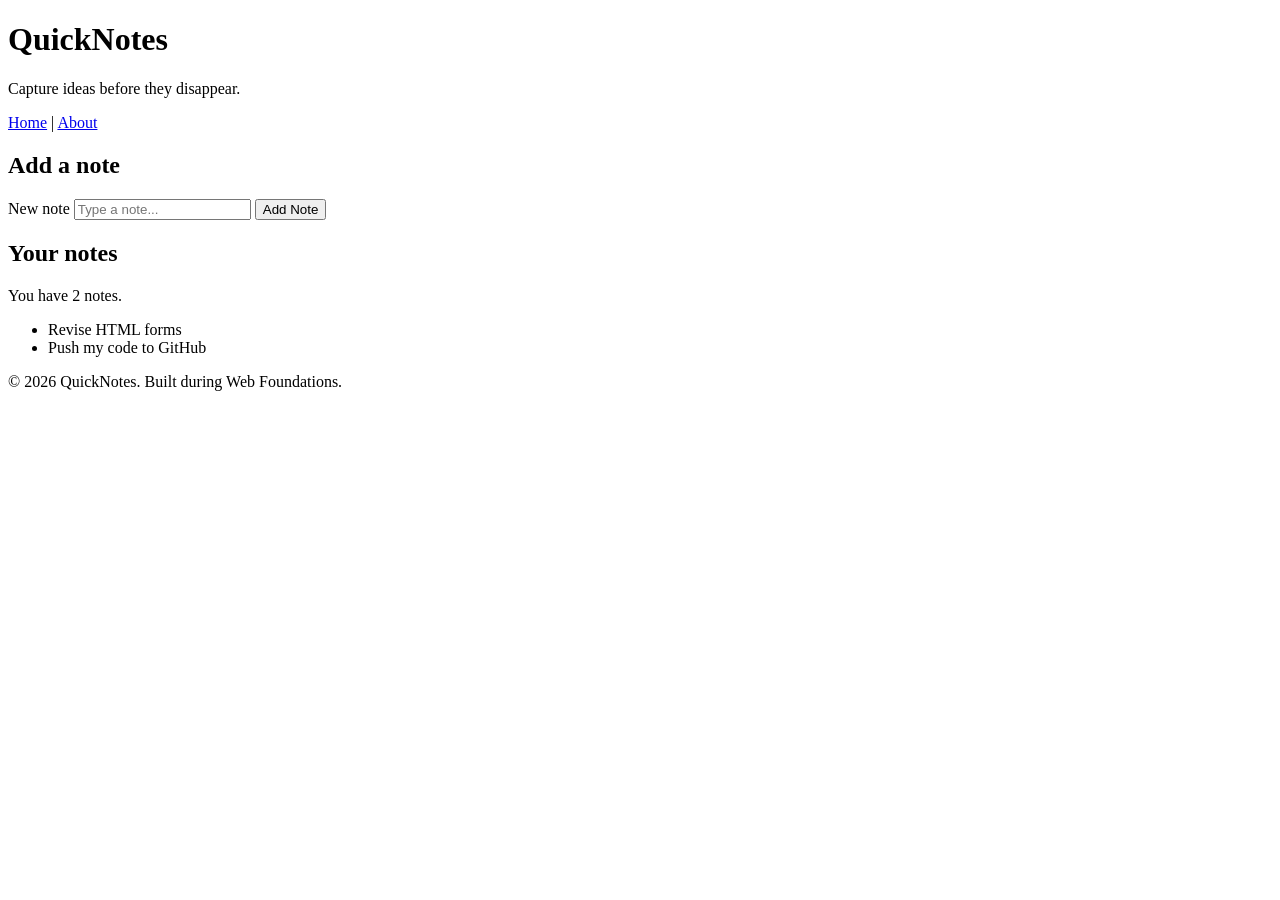
<file: day1/index.html>
<!DOCTYPE html>
<html lang="en">
  <head>
    <meta charset="UTF-8" />
    <meta name="viewport" content="width=device-width, initial-scale=1.0" />
    <title>QuickNotes</title>
  </head>
  <body>
    <header>
      <h1>QuickNotes</h1>
      <p>Capture ideas before they disappear.</p>
      <nav>
        <a href="index.html">Home</a> |
        <a href="about.html">About</a>
      </nav>
    </header>
 
    <main>
      <section>
        <h2>Add a note</h2>
        <form id="note-form">
          <label for="note-input">New note</label>
          <input type="text" id="note-input" placeholder="Type a note..." />
          <button type="submit">Add Note</button>
        </form>
      </section>
 
      <section>
        <h2>Your notes</h2>
        <p id="note-count">You have 2 notes.</p>
        <ul id="notes-list">
          <li>Revise HTML forms</li>
          <li>Push my code to GitHub</li>
        </ul>
      </section>
    </main>
 
    <footer>
      <p>&copy; 2026 QuickNotes. Built during Web Foundations.</p>
    </footer>
  </body>
</html>
</file>
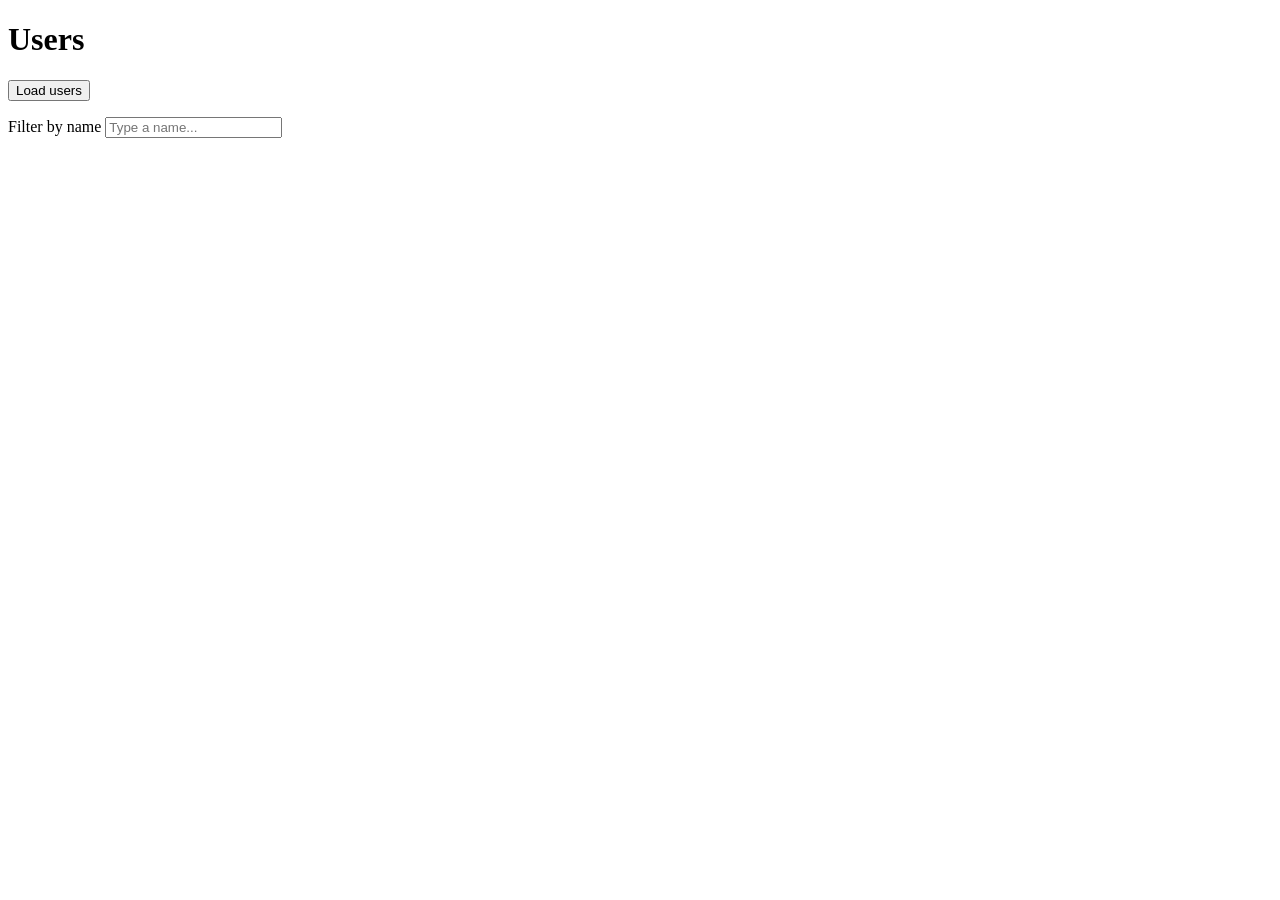
<file: day5/index.html>
<!DOCTYPE html>
<html lang="en">
<head>
  <meta charset="UTF-8">
  <meta name="viewport" content="width=device-width, initial-scale=1.0">
  <title>Users</title>
  <script src="users.js" defer></script>
</head>
<body>
  <h1>Users</h1>

  <button id="load-users" type="button">Load users</button>

  <p>
    <label for="filter-input">Filter by name</label>
    <input type="text" id="filter-input" placeholder="Type a name...">
  </p>

  <p id="status"></p>
  <ul id="users-list"></ul>
</body>
</html>
</file>
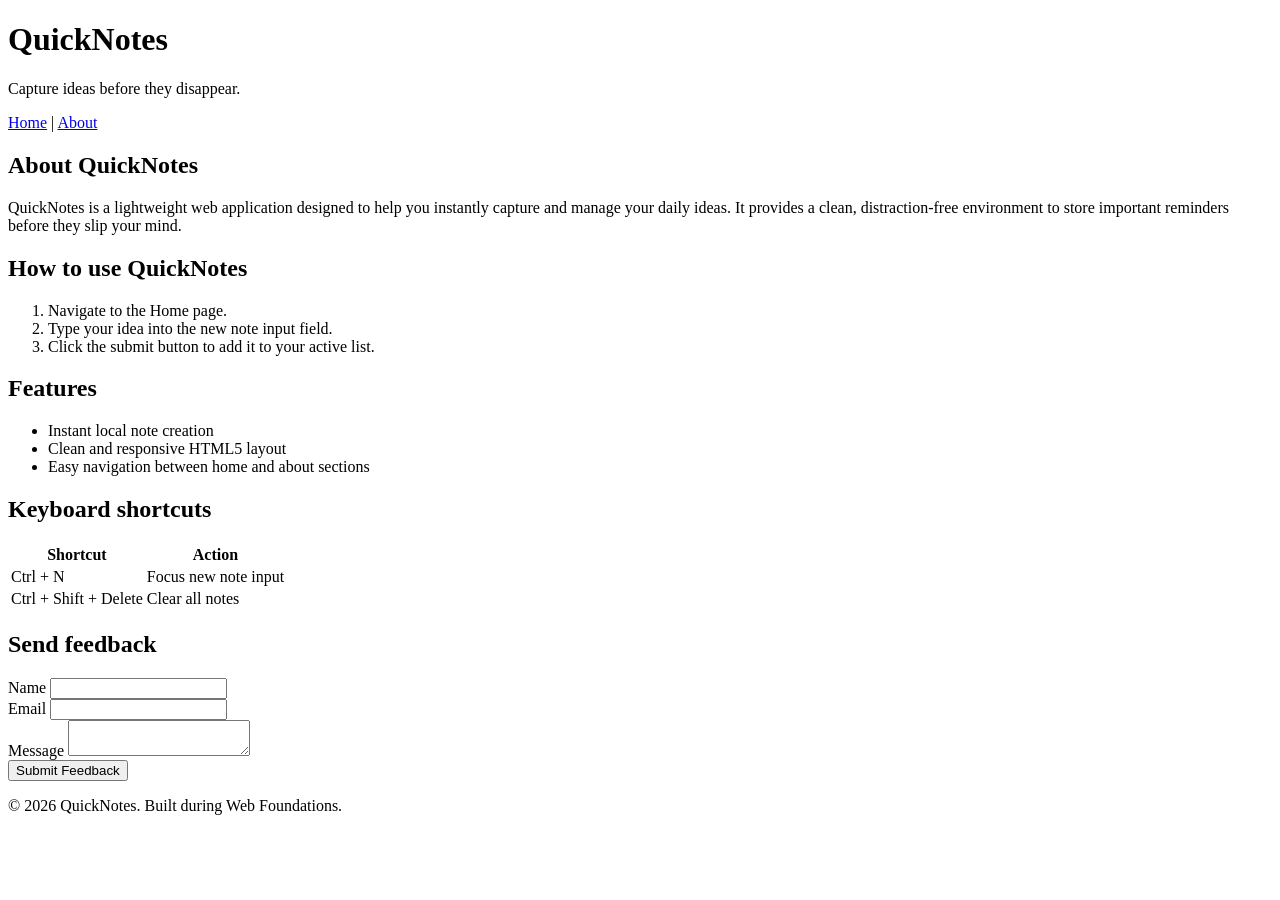
<file: day1/about.html>
<!DOCTYPE html>
<html lang="en">
  <head>
    <meta charset="UTF-8" />
    <meta name="viewport" content="width=device-width, initial-scale=1.0" />
    <title>About QuickNotes</title>
  </head>
  <body>
    <header>
      <h1>QuickNotes</h1>
      <p>Capture ideas before they disappear.</p>
      <nav>
        <a href="index.html">Home</a> |
        <a href="about.html">About</a>
      </nav>
    </header>
 
    <main>
      <section>
        <h2>About QuickNotes</h2>
        <p>QuickNotes is a lightweight web application designed to help you instantly capture and manage your daily ideas. It provides a clean, distraction-free environment to store important reminders before they slip your mind.</p>
      </section>

      <section>
        <h2>How to use QuickNotes</h2>
        <ol>
          <li>Navigate to the Home page.</li>
          <li>Type your idea into the new note input field.</li>
          <li>Click the submit button to add it to your active list.</li>
        </ol>
      </section>

      <section>
        <h2>Features</h2>
        <ul>
          <li>Instant local note creation</li>
          <li>Clean and responsive HTML5 layout</li>
          <li>Easy navigation between home and about sections</li>
        </ul>
      </section>

      <section>
        <h2>Keyboard shortcuts</h2>
        <table>
          <thead>
            <tr>
              <th>Shortcut</th>
              <th>Action</th>
            </tr>
          </thead>
          <tbody>
            <tr>
              <td>Ctrl + N</td>
              <td>Focus new note input</td>
            </tr>
            <tr>
              <td>Ctrl + Shift + Delete</td>
              <td>Clear all notes</td>
            </tr>
          </tbody>
        </table>
      </section>

      <section>
        <h2>Send feedback</h2>
        <form>
          <div>
            <label for="feedback-name">Name</label>
            <input type="text" id="feedback-name" required />
          </div>
          <div>
            <label for="feedback-email">Email</label>
            <input type="email" id="feedback-email" required />
          </div>
          <div>
            <label for="feedback-message">Message</label>
            <textarea id="feedback-message" required></textarea>
          </div>
          <button type="submit">Submit Feedback</button>
        </form>
      </section>
    </main>
 
    <footer>
      <p>&copy; 2026 QuickNotes. Built during Web Foundations.</p>
    </footer>
  </body>
</html>
</file>
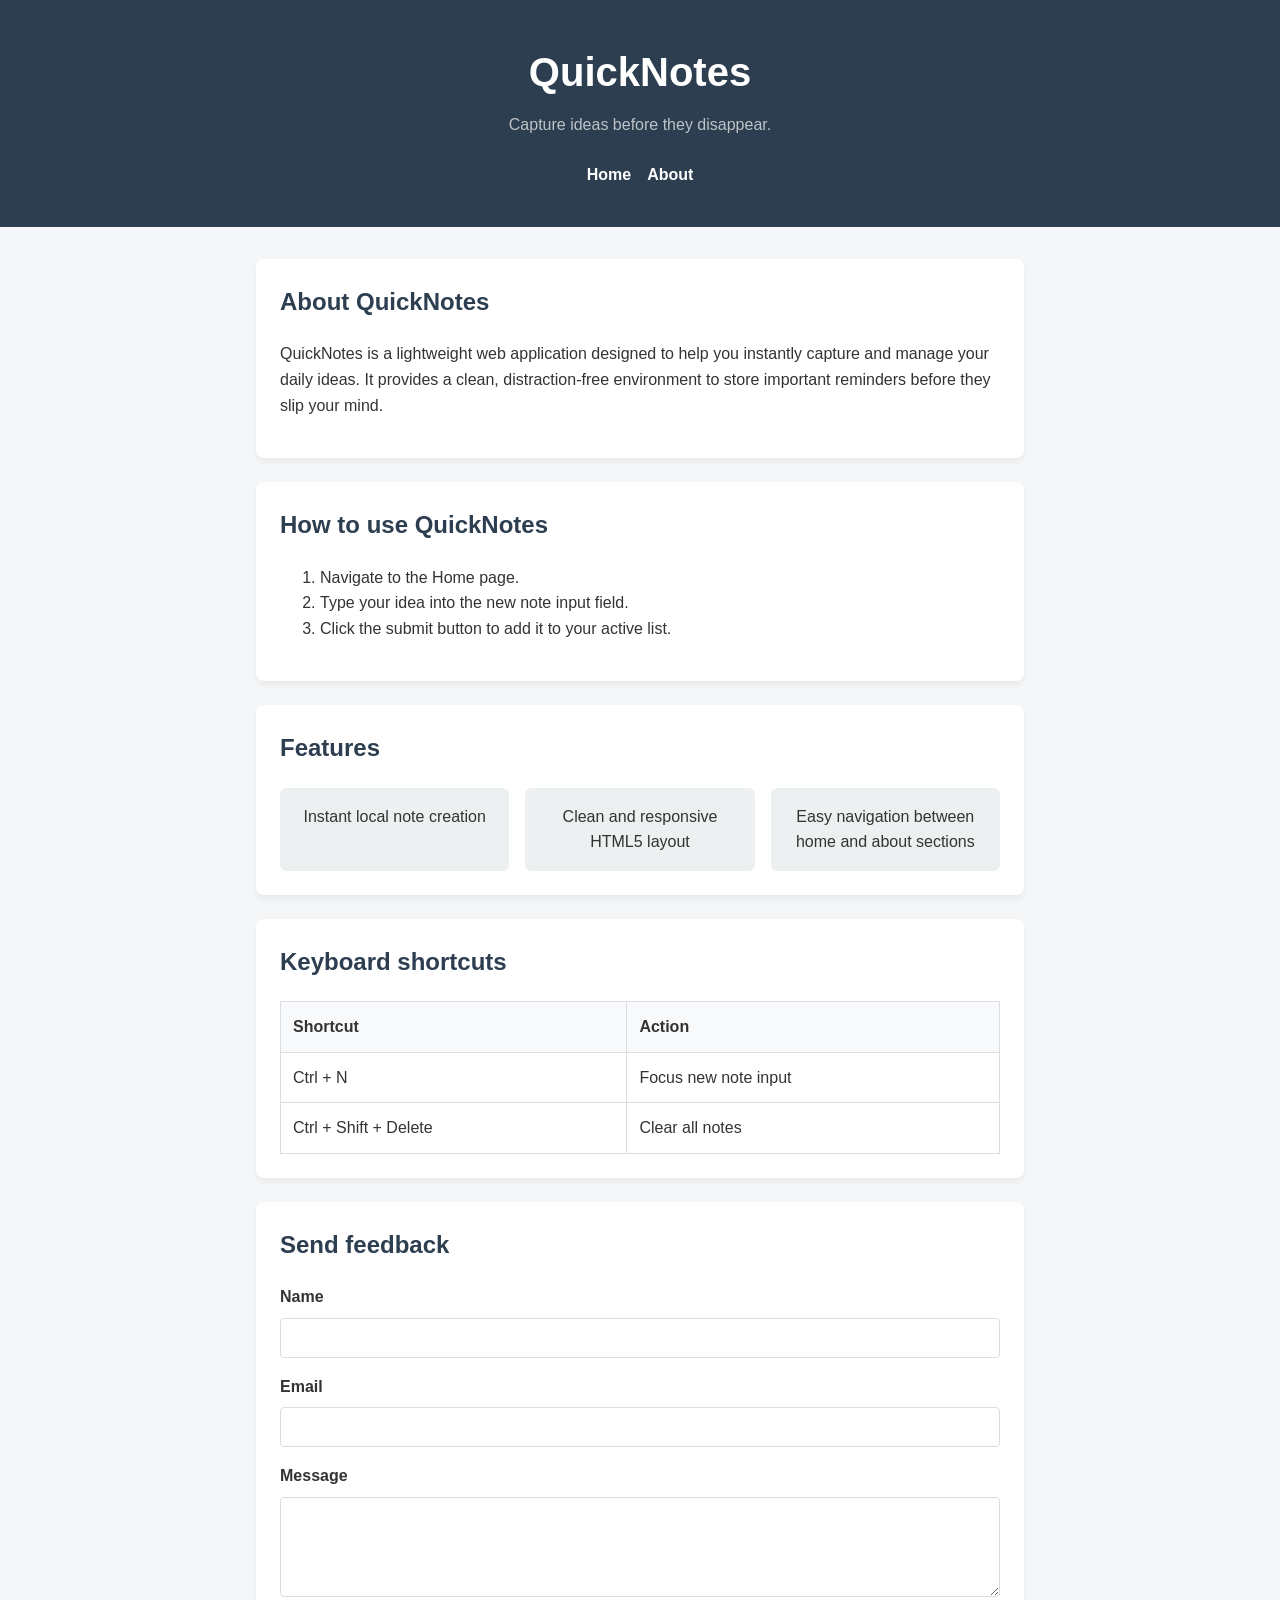
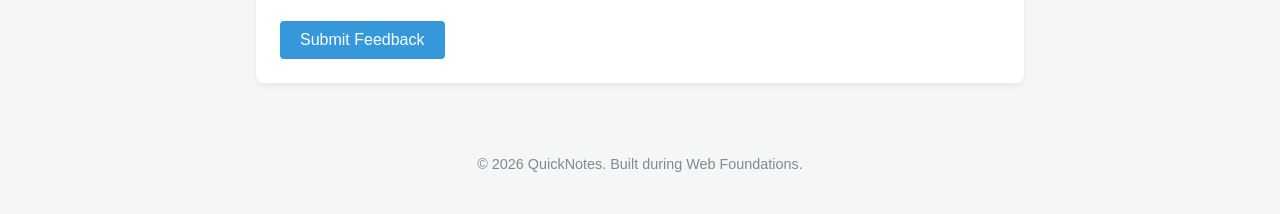
<file: day2/about.html.html>
<!DOCTYPE html>
<html lang="en">
  <head>
    <meta charset="UTF-8" />
    <meta name="viewport" content="width=device-width, initial-scale=1.0" />
    <title>About QuickNotes</title>
    <link rel="stylesheet" href="style.css" />
  </head>
  <body>
    <header>
      <h1>QuickNotes</h1>
      <p>Capture ideas before they disappear.</p>
      <nav>
        <a href="index.html">Home</a>
        <a href="about.html">About</a>
      </nav>
    </header>
 
    <main>
      <section>
        <h2>About QuickNotes</h2>
        <p>QuickNotes is a lightweight web application designed to help you instantly capture and manage your daily ideas. It provides a clean, distraction-free environment to store important reminders before they slip your mind.</p>
      </section>

      <section>
        <h2>How to use QuickNotes</h2>
        <ol>
          <li>Navigate to the Home page.</li>
          <li>Type your idea into the new note input field.</li>
          <li>Click the submit button to add it to your active list.</li>
        </ol>
      </section>

      <section>
        <h2>Features</h2>
        <ul class="features">
          <li>Instant local note creation</li>
          <li>Clean and responsive HTML5 layout</li>
          <li>Easy navigation between home and about sections</li>
        </ul>
      </section>

      <section>
        <h2>Keyboard shortcuts</h2>
        <table>
          <thead>
            <tr>
              <th>Shortcut</th>
              <th>Action</th>
            </tr>
          </thead>
          <tbody>
            <tr>
              <td>Ctrl + N</td>
              <td>Focus new note input</td>
            </tr>
            <tr>
              <td>Ctrl + Shift + Delete</td>
              <td>Clear all notes</td>
            </tr>
          </tbody>
        </table>
      </section>

      <section>
        <h2>Send feedback</h2>
        <form>
          <div>
            <label for="feedback-name">Name</label>
            <input type="text" id="feedback-name" required />
          </div>
          <div>
            <label for="feedback-email">Email</label>
            <input type="email" id="feedback-email" required />
          </div>
          <div>
            <label for="feedback-message">Message</label>
            <textarea id="feedback-message" required></textarea>
          </div>
          <button type="submit">Submit Feedback</button>
        </form>
      </section>
    </main>
 
    <footer>
      <p>&copy; 2026 QuickNotes. Built during Web Foundations.</p>
    </footer>
  </body>
</html>
</file>
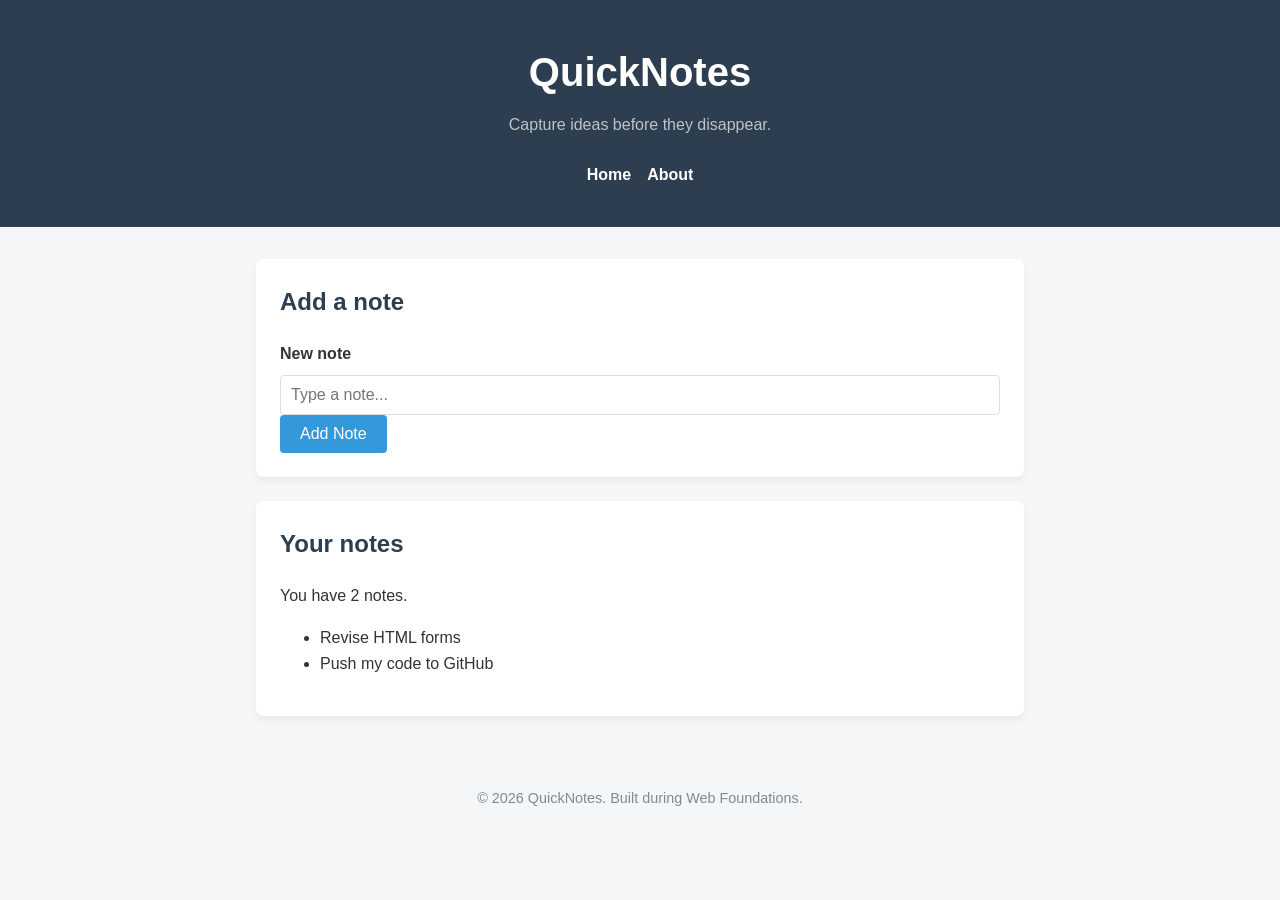
<file: day2/index.html.html>
<!DOCTYPE html>
<html lang="en">
  <head>
    <meta charset="UTF-8" />
    <meta name="viewport" content="width=device-width, initial-scale=1.0" />
    <title>QuickNotes</title>
    <link rel="stylesheet" href="style.css" />
  </head>
  <body>
    <header>
      <h1>QuickNotes</h1>
      <p>Capture ideas before they disappear.</p>
      <nav>
        <a href="index.html">Home</a>
        <a href="about.html">About</a>
      </nav>
    </header>
 
    <main>
      <section>
        <h2>Add a note</h2>
        <form id="note-form">
          <label for="note-input">New note</label>
          <input type="text" id="note-input" placeholder="Type a note..." />
          <button type="submit">Add Note</button>
        </form>
      </section>
 
      <section>
        <h2>Your notes</h2>
        <p id="note-count">You have 2 notes.</p>
        <ul id="notes-list">
          <li>Revise HTML forms</li>
          <li>Push my code to GitHub</li>
        </ul>
      </section>
    </main>
 
    <footer>
      <p>&copy; 2026 QuickNotes. Built during Web Foundations.</p>
    </footer>
  </body>
</html>
</file>
<file: day2/style.css>
/* Reset and Base Styles */
*, *::before, *::after {
  box-sizing: border-box;
}

body {
  font-family: Arial, sans-serif;
  margin: 0;
  padding: 0;
  background-color: #f4f6f8;
  color: #333333;
  line-height: 1.6;
}

/* Header Styles */
header {
  background-color: #2c3e50;
  color: #ffffff;
  text-align: center;
  padding: 2.5rem 1rem;
}

header h1 {
  margin: 0 0 0.5rem 0;
  font-size: 2.5rem;
}

header p {
  margin: 0 0 1.5rem 0;
  color: #bdc3c7;
}

/* Navigation Flexbox */
nav {
  display: flex;
  justify-content: center;
  gap: 16px;
}

nav a {
  color: #ffffff;
  text-decoration: none;
  font-weight: bold;
  transition: color 0.3s ease, transform 0.3s ease;
}

nav a:hover {
  color: #3498db;
  transform: translateY(-2px);
}

/* Main Layout */
main {
  max-width: 800px;
  margin: 2rem auto;
  padding: 0 1rem;
}

/* Section Cards Look */
section {
  background-color: #ffffff;
  padding: 1.5rem;
  margin-bottom: 1.5rem;
  border-radius: 8px;
  box-shadow: 0 4px 6px rgba(0, 0, 0, 0.05);
}

section h2 {
  margin-top: 0;
  color: #2c3e50;
}

/* Features Grid */
ul.features {
  display: grid;
  grid-template-columns: repeat(auto-fit, minmax(180px, 1fr));
  gap: 1rem;
  list-style: none;
  padding: 0;
  margin: 0;
}

ul.features li {
  background-color: #ecf0f1;
  padding: 1rem;
  border-radius: 6px;
  text-align: center;
}

/* Shortcuts Table */
table {
  width: 100%;
  border-collapse: collapse;
  margin-top: 1rem;
}

th, td {
  border: 1px solid #dcdde1;
  padding: 12px;
  text-align: left;
}

th {
  background-color: #f8f9fa;
}

/* Feedback Form (Vertical & Full Width) */
form div {
  margin-bottom: 1rem;
}

label {
  display: block;
  margin-bottom: 0.5rem;
  font-weight: bold;
}

input[type="text"],
input[type="email"],
textarea {
  width: 100%;
  padding: 10px;
  border: 1px solid #dcdde1;
  border-radius: 4px;
  font-size: 1rem;
}

textarea {
  resize: vertical;
  min-height: 100px;
}

/* Buttons */
button {
  background-color: #3498db;
  color: #ffffff;
  border: none;
  padding: 10px 20px;
  border-radius: 4px;
  font-size: 1rem;
  cursor: pointer;
  transition: background-color 0.3s ease, transform 0.2s ease;
}

button:hover {
  background-color: #2980b9;
  transform: translateY(-2px);
}

/* Footer */
footer {
  text-align: center;
  padding: 1.5rem;
  color: #7f8c8d;
  font-size: 0.9rem;
}

/* Media Query for Small Screens */
@media (max-width: 600px) {
  header {
    padding: 1.5rem 1rem;
  }
  
  header h1 {
    font-size: 1.8rem;
  }
}
</file>
